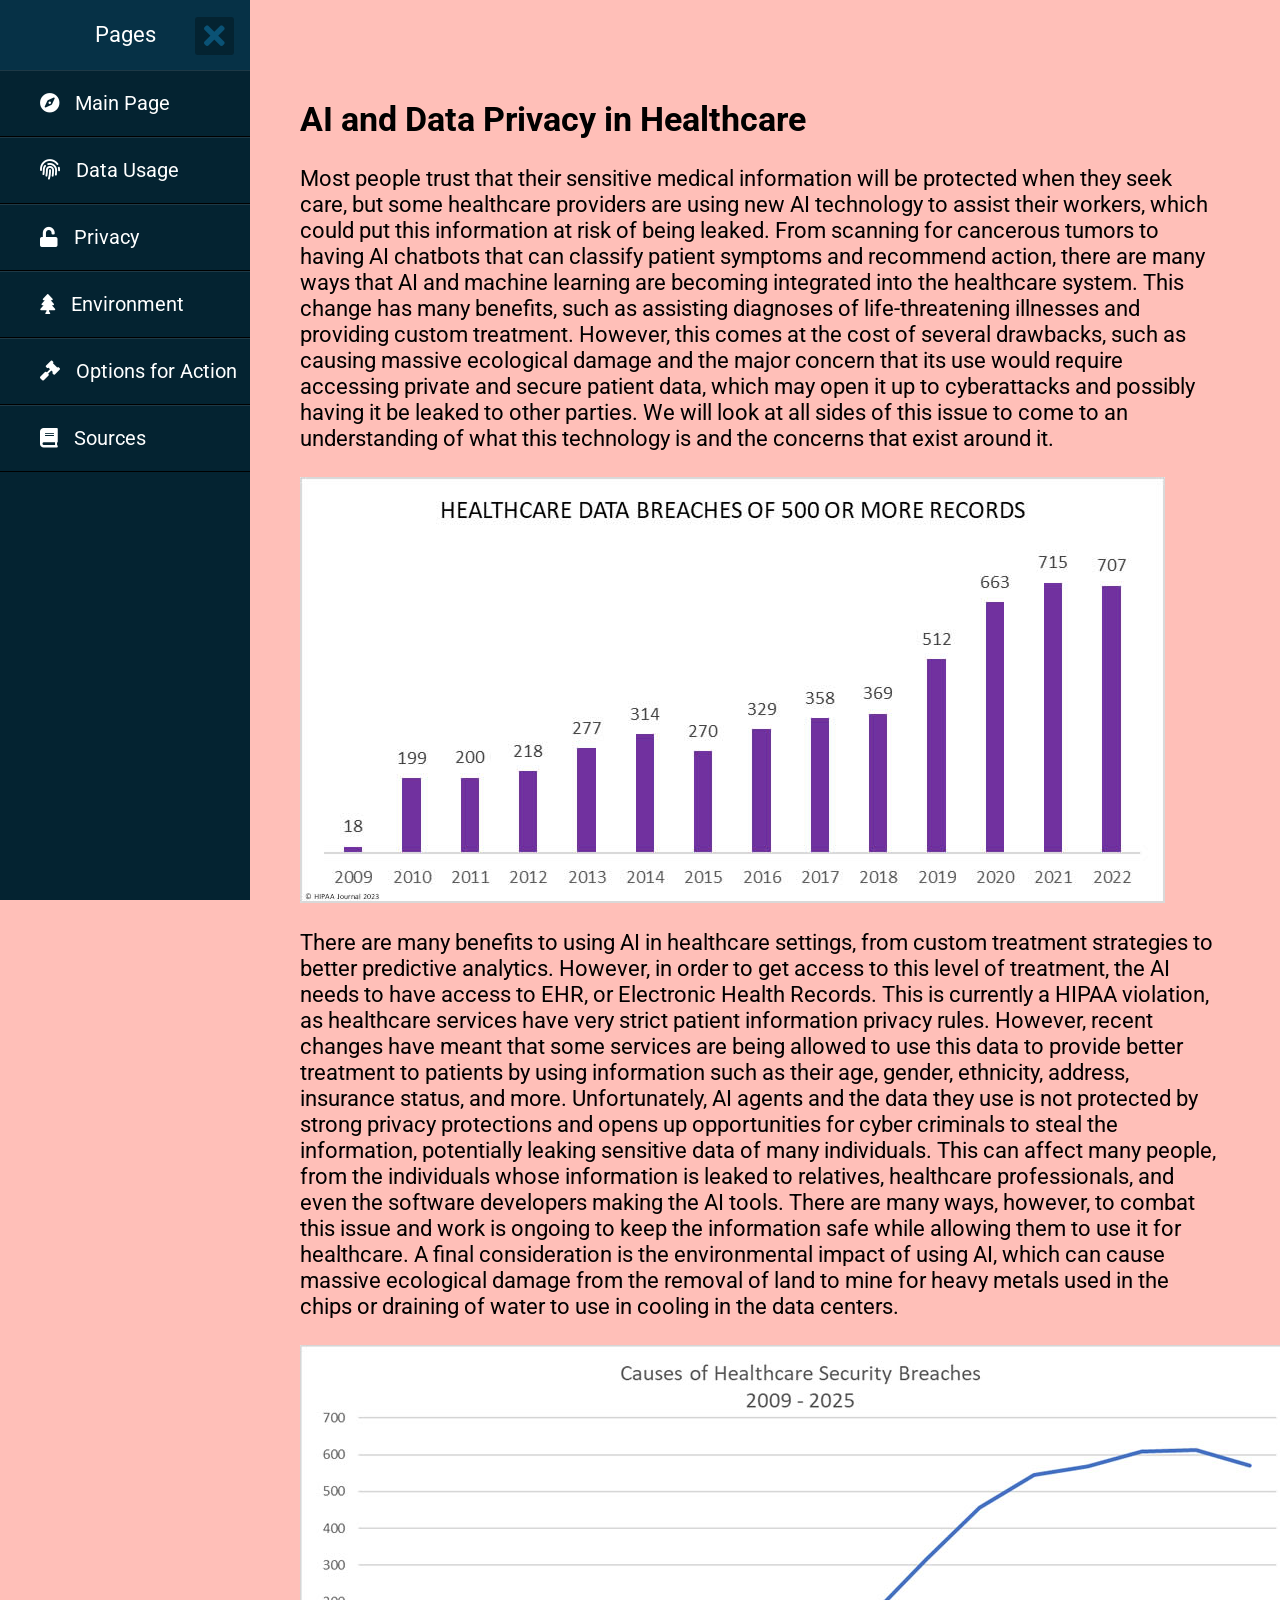
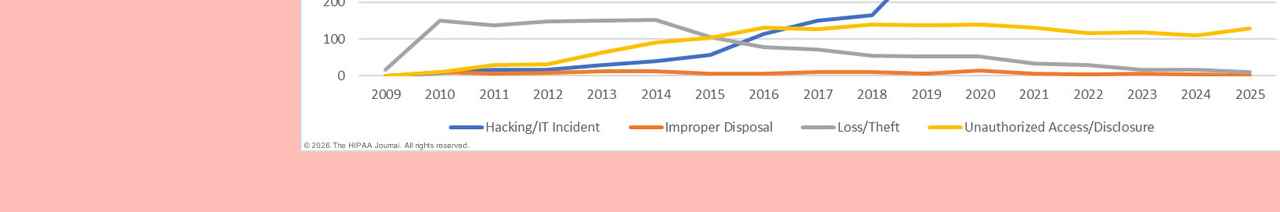
<file: index.html>
<!DOCTYPE html>
<!-- Created By CodingNepal -->
<html lang="en" dir="ltr">
  <head>
    <meta charset="utf-8">
    <title>CS 263 Final Project</title>
    <link rel="stylesheet" href="style.css">
    <link rel="stylesheet" href="https://cdnjs.cloudflare.com/ajax/libs/font-awesome/5.15.3/css/all.min.css"/>
  </head>
  <body>
    <input type="checkbox" id="check" checked>
    <label for="check">
      <i class="fas fa-bars" id="btn"></i>
      <i class="fas fa-times" id="cancel"></i>
    </label>

    <div class="sidebar">
    <header>Pages</header>
    <ul>
     <li><a href="index.html"><i class="fas fa-compass"></i>Main Page</a></li>
     <li><a href="data.html"><i class="fas fa-fingerprint"></i>Data Usage</a></li>
     <li><a href="privacy.html"><i class="fas fa-unlock"></i>Privacy</a></li>
     <li><a href="environment.html"><i class="fas fa-tree"></i>Environment</a></li>
     <li><a href="action.html"><i class="fas fa-gavel"></i>Options for Action</a></li>
     <li><a href="sources.html"><i class="fas fa-book"></i>Sources</a></li>
    </ul>
   </div>
   <!--This is where all the content of a page goes-->
    <div style="float:right; width:35vw; margin-right:20px; margin-top: 200px;" class="hide-on-mobile">

    <img src="healthcare-data-breach-statistics-data-breaches-2009-2022.jpg"
        style="width:100%; margin-bottom:30px;" alt="Healthcare data breaches of 500 or more records from 2009 to 2022">

    <img src="the-hipaa-journal-causes-data-breaches-2009-2024-feb26.jpg"
        style="width:100%; margin-top: 200px;" alt="A line graph showing the causes of healthcare security breaches between 2009 and 2025">

  </div>

   <section class="content">

    <h1>AI and Data Privacy in Healthcare</h1>
    <br>
    <p>
      Most people trust that their sensitive medical information will be protected when they seek care, but some healthcare providers are using new AI technology to assist their workers, which could put this information at risk of being leaked. From scanning for cancerous tumors to having AI chatbots that can classify patient symptoms and recommend action, there are many ways that AI and machine learning are becoming integrated into the healthcare system. This change has many benefits, such as assisting diagnoses of life-threatening illnesses and providing custom treatment. However, this comes at the cost of several drawbacks, such as causing massive ecological damage and the major concern that its use would require accessing private and secure patient data, which may open it up to cyberattacks and possibly having it be leaked to other parties. We will look at all sides of this issue to come to an understanding of what this technology is and  the concerns that exist around it.
    </p>
      <br>
      <img src="healthcare-data-breach-statistics-data-breaches-2009-2022.jpg" alt="Healthcare data breaches of 500 or more records from 2009 to 2022" class = show-on-mobile>
      <br>
      <p>
        There are many benefits to using AI in healthcare settings, from custom treatment strategies to better predictive analytics. However, in order to get access to this level of treatment, the AI needs to have access to EHR, or Electronic Health Records. This is currently a HIPAA violation, as healthcare services have very strict patient information privacy rules. However, recent changes have meant that some services are being allowed to use this data to provide better treatment to patients by using information such as their age, gender, ethnicity, address, insurance status, and more. Unfortunately, AI agents and the data they use is not protected by strong privacy protections and opens up opportunities for cyber criminals to steal the information, potentially leaking sensitive data of many individuals. This can affect many people, from the individuals whose information is leaked to relatives, healthcare professionals, and even the software developers making the AI tools. There are many ways, however, to combat this issue and work is ongoing to keep the information safe while allowing them to use it for healthcare. A final consideration is the environmental impact of using AI, which can cause massive ecological damage from the removal of land to mine for heavy metals used in the chips or draining of water to use in cooling in the data centers. 

    </p><br>
      <img src="the-hipaa-journal-causes-data-breaches-2009-2024-feb26.jpg" class="show-on-mobile" alt="A line graph showing the causes of healthcare security breaches between 2009 and 2025">

   </section>

  </body>
</html>
</file>
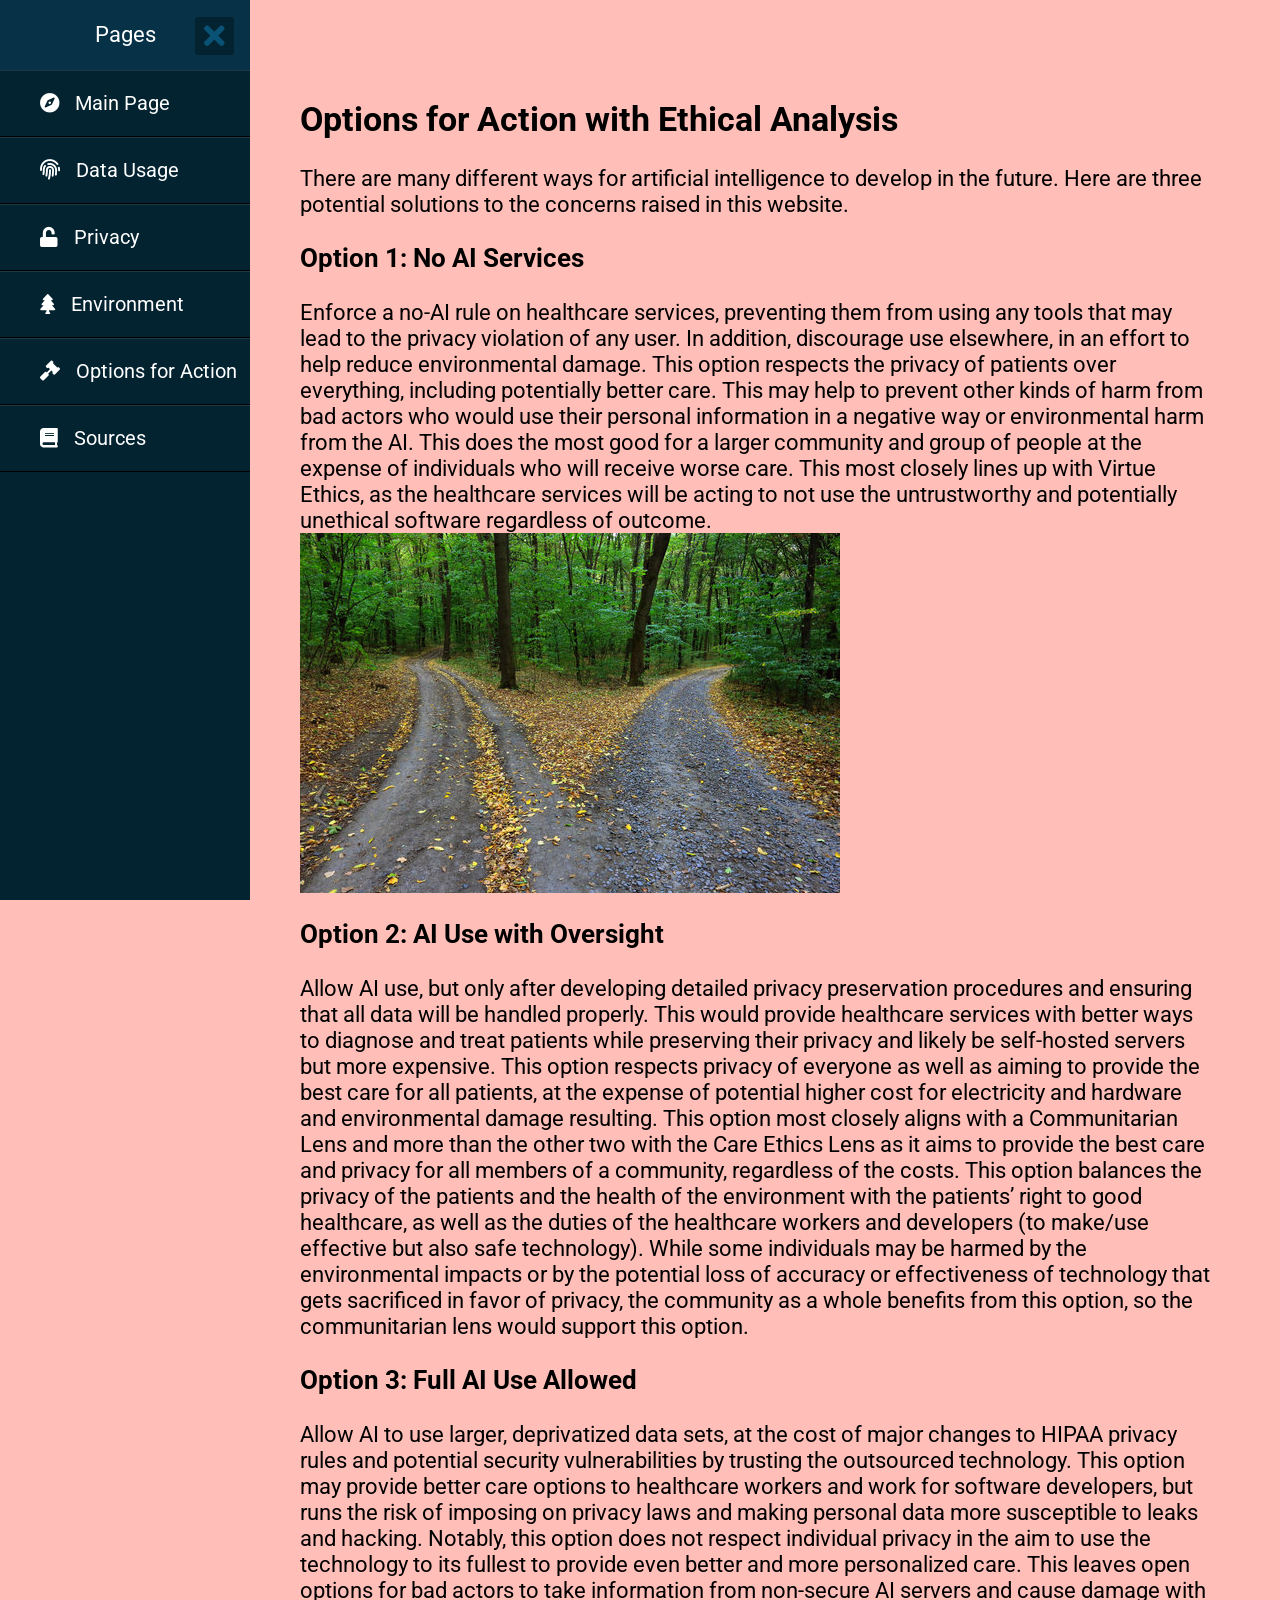
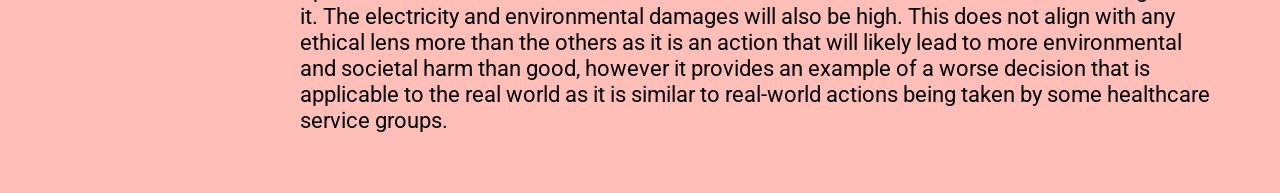
<file: action.html>
<!DOCTYPE html>
<html lang="en">
<head>
  <meta charset="utf-8">
  <title>Options for Action</title>
  <link rel="stylesheet" href="style.css">
  <link rel="stylesheet"
        href="https://cdnjs.cloudflare.com/ajax/libs/font-awesome/5.15.3/css/all.min.css"/>
</head>

<body>

<input type="checkbox" id="check" checked>

<label for="check">
  <i class="fas fa-bars" id="btn"></i>
  <i class="fas fa-times" id="cancel"></i>
</label>

<div class="sidebar">
  <header>Pages</header>

    <ul>
     <li><a href="index.html"><i class="fas fa-compass"></i>Main Page</a></li>
     <li><a href="data.html"><i class="fas fa-fingerprint"></i>Data Usage</a></li>
     <li><a href="privacy.html"><i class="fas fa-unlock"></i>Privacy</a></li>
     <li><a href="environment.html"><i class="fas fa-tree"></i>Environment</a></li>
     <li><a href="action.html"><i class="fas fa-gavel"></i>Options for Action</a></li>
     <li><a href="sources.html"><i class="fas fa-book"></i>Sources</a></li>
    </ul>
</div>

<div style="float:right; width:35vw; margin-right:20px; margin-top: 200px;" class="hide-on-mobile">

    <img src="360_F_93067340_B0chaFQUm96v6GmLhUIrGV6rEv40JqmL.jpg"
        style="width:100%; margin-bottom:30px;" alt = "an image of two paths diverging, representing a choice that must be made">
  </div>

<section class="content">
  <h1>Options for Action with Ethical Analysis</h1>
    <br>
  <p>
    There are many different ways for artificial intelligence to develop in the future. Here are three potential solutions to the concerns raised in this website.
  </p>
<br>
<h3>Option 1: No AI Services</h3><br>
<p>Enforce a no-AI rule on healthcare services, preventing them from using any tools that may lead to the privacy violation of any user. In addition, discourage use elsewhere, in an effort to help reduce environmental damage.

This option respects the privacy of patients over everything, including potentially better care. This may help to prevent other kinds of harm from bad actors who would use their personal information in a negative way or environmental harm from the AI. This does the most good for a larger community and group of people at the expense of individuals who will receive worse care. This most closely lines up with Virtue Ethics, as the healthcare services will be acting to not use the untrustworthy and potentially unethical software regardless of outcome.
</p>
<img src="360_F_93067340_B0chaFQUm96v6GmLhUIrGV6rEv40JqmL.jpg" alt="an image of two paths diverging, representing a choice that must be made" class = show-on-mobile>

<br>
<h3>Option 2: AI Use with Oversight</h3> <br>
<p>Allow AI use, but only after developing detailed privacy preservation procedures and ensuring that all data will be handled properly. This would provide healthcare services with better ways to diagnose and treat patients while preserving their privacy and likely be self-hosted servers but more expensive.

This option respects privacy of everyone as well as aiming to provide the best care for all patients, at the expense of potential higher cost for electricity and hardware and environmental damage resulting. This option most closely aligns with a Communitarian Lens and more than the other two with the Care Ethics Lens as it aims to provide the best care and privacy for all members of a community, regardless of the costs. This option balances the privacy of the patients and the health of the environment with the patients’ right to good healthcare, as well as the duties of the healthcare workers and developers (to make/use effective but also safe technology). While some individuals may be harmed by the environmental impacts or by the potential loss of accuracy or effectiveness of technology that gets sacrificed in favor of privacy, the community as a whole benefits from this option,  so the communitarian lens would support this option. 
</p>
<br>
<h3>Option 3: Full AI Use Allowed</h3> <br>
<p>Allow AI to use larger, deprivatized data sets, at the cost of major changes to HIPAA privacy rules and potential security vulnerabilities by trusting the outsourced technology. This option may provide better care options to healthcare workers and work for software developers, but runs the risk of imposing on privacy laws and making personal data more susceptible to leaks and hacking. Notably, this option does not respect individual privacy in the aim to use the technology to its fullest to provide even better and more personalized care. This leaves open options for bad actors to take information from non-secure AI servers and cause damage with it. The electricity and environmental damages will also be high. This does not align with any ethical lens more than the others as it is an action that will likely lead to more environmental and societal harm than good, however it provides an example of a worse decision that is applicable to the real world as it is similar to real-world actions being taken by some healthcare service groups.

  </p>


</section>

</body>
</html>
</file>
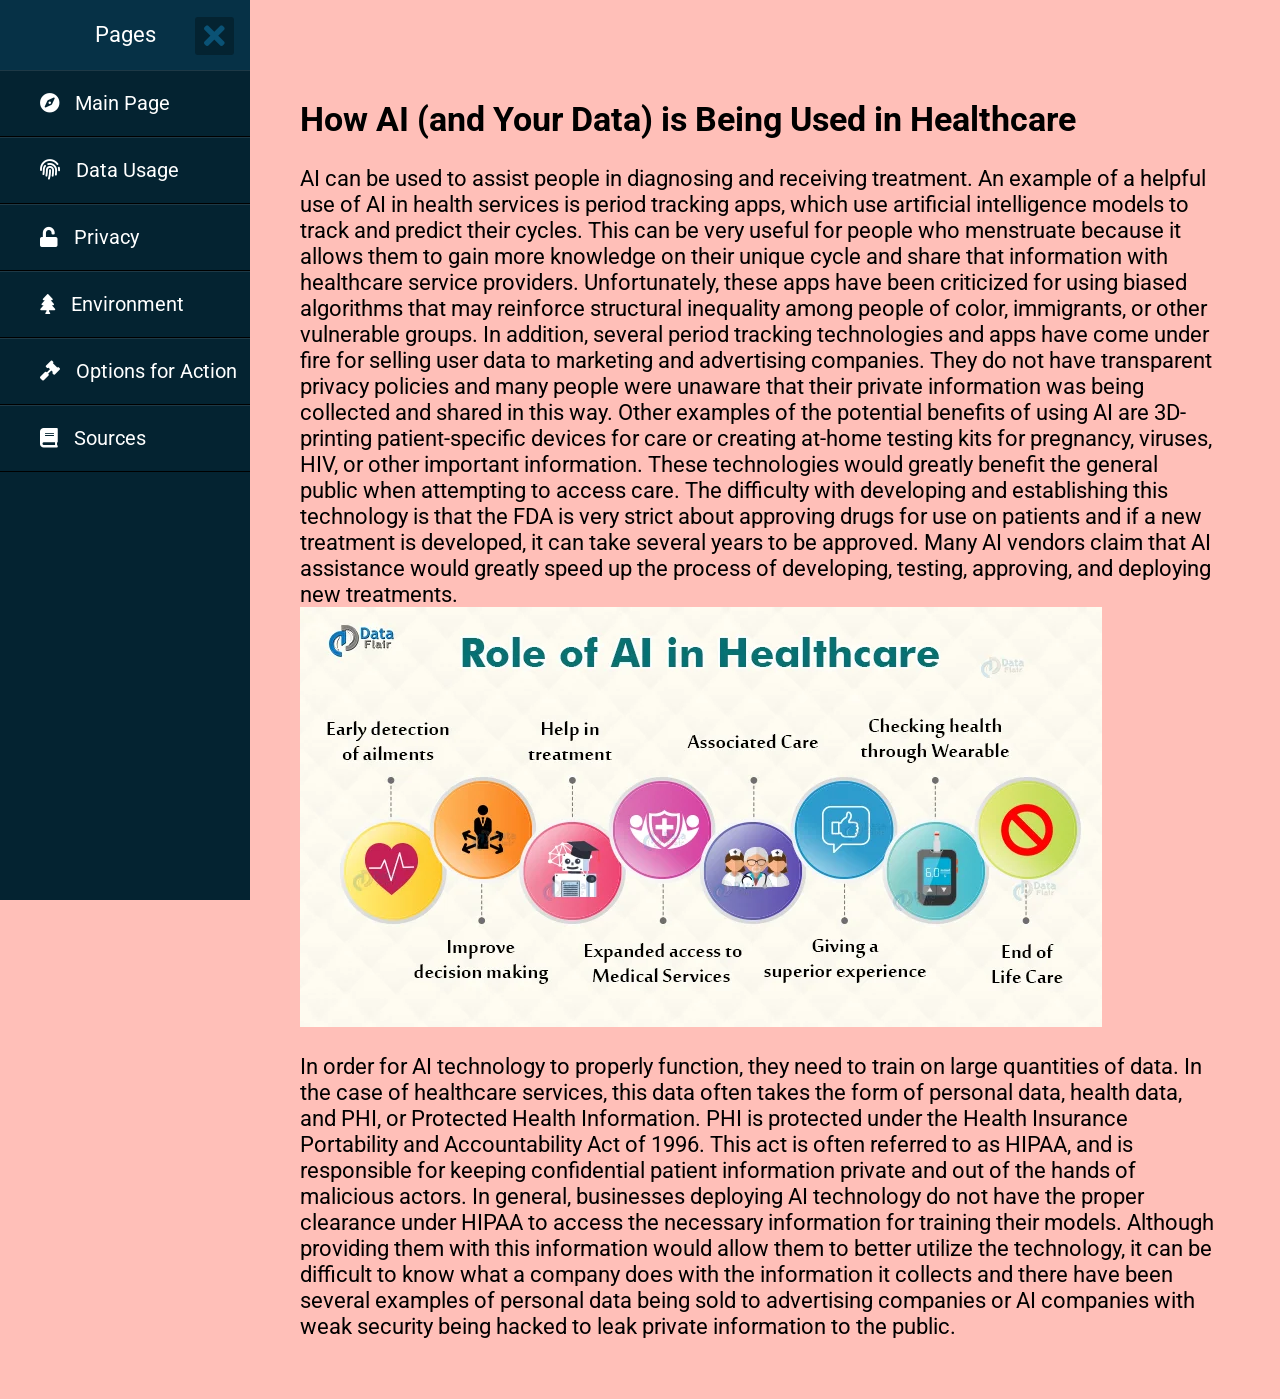
<file: data.html>
<!DOCTYPE html>
<html lang="en">
<head>
  <meta charset="utf-8">
  <title>Data Usage</title>
  <link rel="stylesheet" href="style.css">
  <link rel="stylesheet"
        href="https://cdnjs.cloudflare.com/ajax/libs/font-awesome/5.15.3/css/all.min.css"/>
</head>

<body>

<input type="checkbox" id="check" checked>

<label for="check">
  <i class="fas fa-bars" id="btn"></i>
  <i class="fas fa-times" id="cancel"></i>
</label>

<div class="sidebar">
  <header>Pages</header>

    <ul>
     <li><a href="index.html"><i class="fas fa-compass"></i>Main Page</a></li>
     <li><a href="data.html"><i class="fas fa-fingerprint"></i>Data Usage</a></li>
     <li><a href="privacy.html"><i class="fas fa-unlock"></i>Privacy</a></li>
     <li><a href="environment.html"><i class="fas fa-tree"></i>Environment</a></li>
     <li><a href="action.html"><i class="fas fa-gavel"></i>Options for Action</a></li>
     <li><a href="sources.html"><i class="fas fa-book"></i>Sources</a></li>
    </ul>
</div>

   <div style="float:right; width:35vw; margin-right:20px; margin-top: 200px;" class="hide-on-mobile">

    <img src="Role-of-AI-in-Healthcare-DF.webp"
        style="width:100%; margin-bottom:30px;" alt = "A visual listing several roles AI can have in Healthcare, most of which are mentioned in the article">
  </div>
<section class="content">
  <h1>How AI (and Your Data) is Being Used in Healthcare</h1>
  <br>
  <p>
    AI can be used to assist people in diagnosing and receiving treatment. An example of a helpful use of AI in health services is period tracking apps, which use artificial intelligence models to track and predict their cycles. This can be very useful for people who menstruate because it allows them to gain more knowledge on their unique cycle and share that information with healthcare service providers. Unfortunately, these apps have been criticized for using biased algorithms that may reinforce structural inequality among people of color, immigrants, or other vulnerable groups. In addition, several period tracking technologies and apps have come under fire for selling user data to marketing and advertising companies. They do not have transparent privacy policies and many people were unaware that their private information was being collected and shared in this way.
    Other examples of the potential benefits of using AI are 3D-printing patient-specific devices for care or creating at-home testing kits for pregnancy, viruses, HIV, or other important information. These technologies would greatly benefit the general public when attempting to access care. The difficulty with developing and establishing this technology is that the FDA is very strict about approving drugs for use on patients and if a new treatment is developed, it can take several years to be approved. Many AI vendors claim that AI assistance would greatly speed up the process of developing, testing, approving, and deploying new treatments.
    <br> 
    <img src="Role-of-AI-in-Healthcare-DF.webp" alt = "A visual listing several roles AI can have in Healthcare, most of which are mentioned in the article" class = show-on-mobile>

    <br>
    In order for AI technology to properly function, they need to train on large quantities of data. In the case of healthcare services, this data often takes the form of personal data, health data, and PHI, or Protected Health Information. PHI is protected under the Health Insurance Portability and Accountability Act of 1996. This act is often referred to as HIPAA, and is responsible for keeping confidential patient information private and out of the hands of malicious actors. In general, businesses deploying AI technology do not have the proper clearance under HIPAA to access the necessary information for training their models. Although providing them with this information would allow them to better utilize the technology, it can be difficult to know what a company does with the information it collects and there have been several examples of personal data being sold to advertising companies or AI companies with weak security being hacked to leak private information to the public.

  </p>

</section>

</body>
</html>
</file>
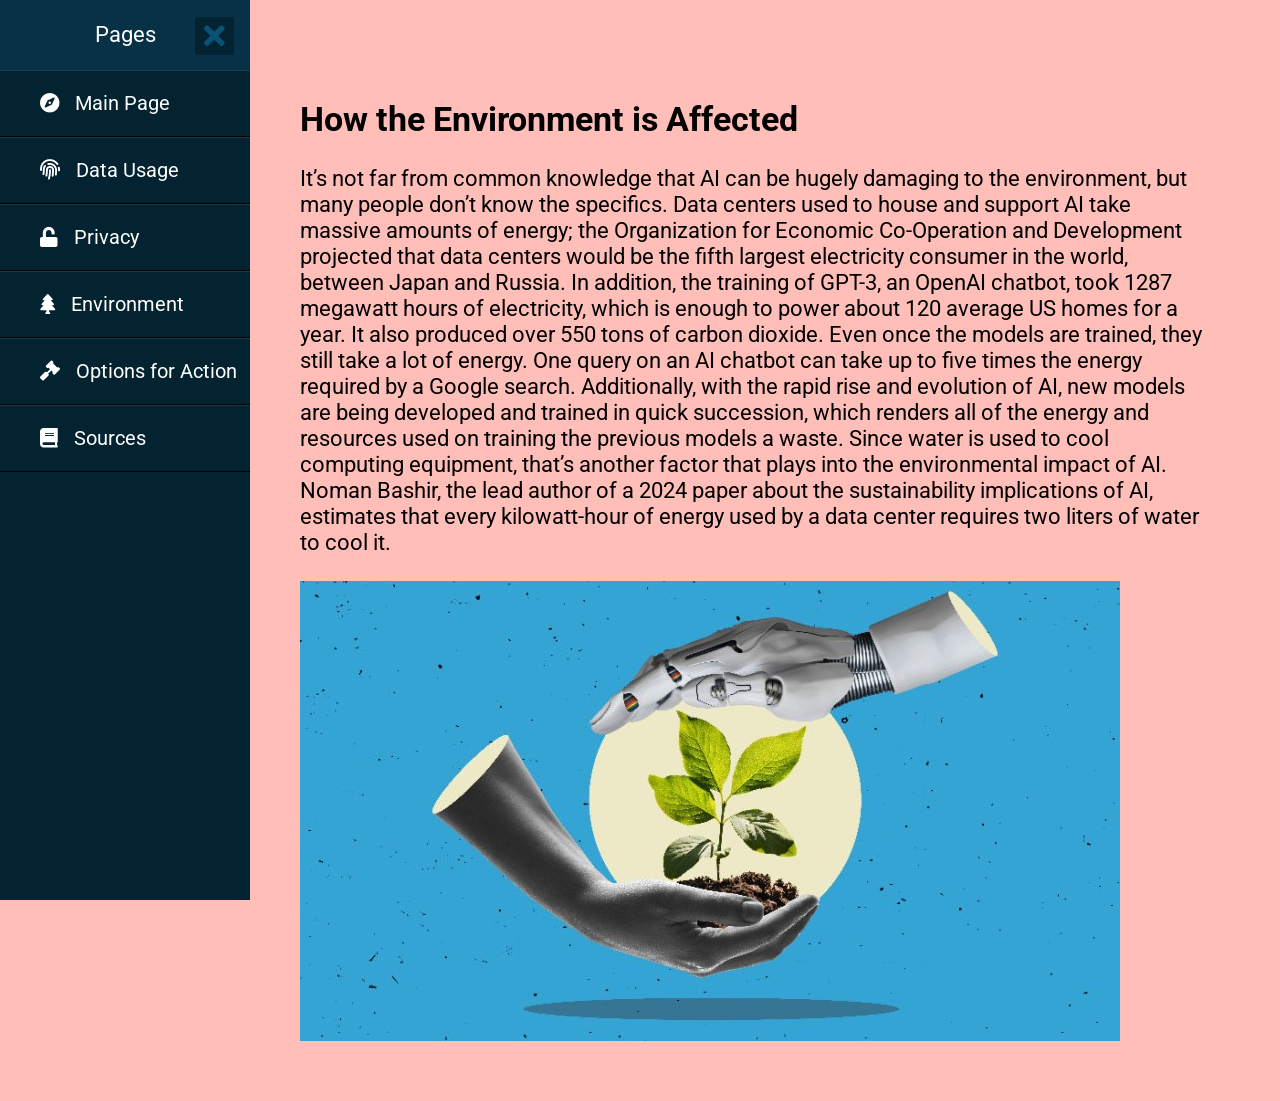
<file: environment.html>
<!DOCTYPE html>
<html lang="en">
<head>
  <meta charset="utf-8">
  <title>Environmental Effects</title>
  <link rel="stylesheet" href="style.css">
  <link rel="stylesheet"
        href="https://cdnjs.cloudflare.com/ajax/libs/font-awesome/5.15.3/css/all.min.css"/>
</head>

<body>

<input type="checkbox" id="check" checked>

<label for="check">
  <i class="fas fa-bars" id="btn"></i>
  <i class="fas fa-times" id="cancel"></i>
</label>

<div class="sidebar">
  <header>Pages</header>

    <ul>
     <li><a href="index.html"><i class="fas fa-compass"></i>Main Page</a></li>
     <li><a href="data.html"><i class="fas fa-fingerprint"></i>Data Usage</a></li>
     <li><a href="privacy.html"><i class="fas fa-unlock"></i>Privacy</a></li>
     <li><a href="environment.html"><i class="fas fa-tree"></i>Environment</a></li>
     <li><a href="action.html"><i class="fas fa-gavel"></i>Options for Action</a></li>
     <li><a href="sources.html"><i class="fas fa-book"></i>Sources</a></li>
    </ul>
</div>

   <div style="float:right; width:35vw; margin-right:20px; margin-top: 200px;" class="hide-on-mobile">

    <img src="The-Environmental-Impact-Of-Generative-AI-And-How-To-Use-It-More-Mindfully.jpg" style="width:100%; margin-bottom:30px;" alt="A human and robot hand cradling a plant, representing the union between humans, robots, and the environment.">
  </div>

<section class="content">
  <h1>How the Environment is Affected</h1>
    <br>
  <p>
    It’s not far from common knowledge that AI can be hugely damaging to the environment, but many people don’t know the specifics. Data centers used to house and support AI take massive amounts of energy; the Organization for Economic Co-Operation and Development projected that data centers would be the fifth largest electricity consumer in the world, between Japan and Russia. In addition, the training of GPT-3, an OpenAI chatbot, took 1287 megawatt hours of electricity, which is enough to power about 120 average US homes for a year. It also produced over 550 tons of carbon dioxide. Even once the models are trained, they still take a lot of energy. One query on an AI chatbot can take up to five times the energy required by a Google search. Additionally, with the rapid rise and evolution of AI, new models are being developed and trained in quick succession, which renders all of the energy and resources used on training the previous models a waste. Since water is used to cool computing equipment, that’s another factor that plays into the environmental impact of AI. Noman Bashir, the lead author of a 2024 paper about the sustainability implications of AI, estimates that every kilowatt-hour of energy used by a data center requires two liters of water to cool it. 
  </p>
<br>
      <img src="The-Environmental-Impact-Of-Generative-AI-And-How-To-Use-It-More-Mindfully.jpg" alt="A human and robot hand cradling a plant, representing the union between humans, robots, and the environment." class = show-on-mobile>

</section>

</body>
</html>
</file>
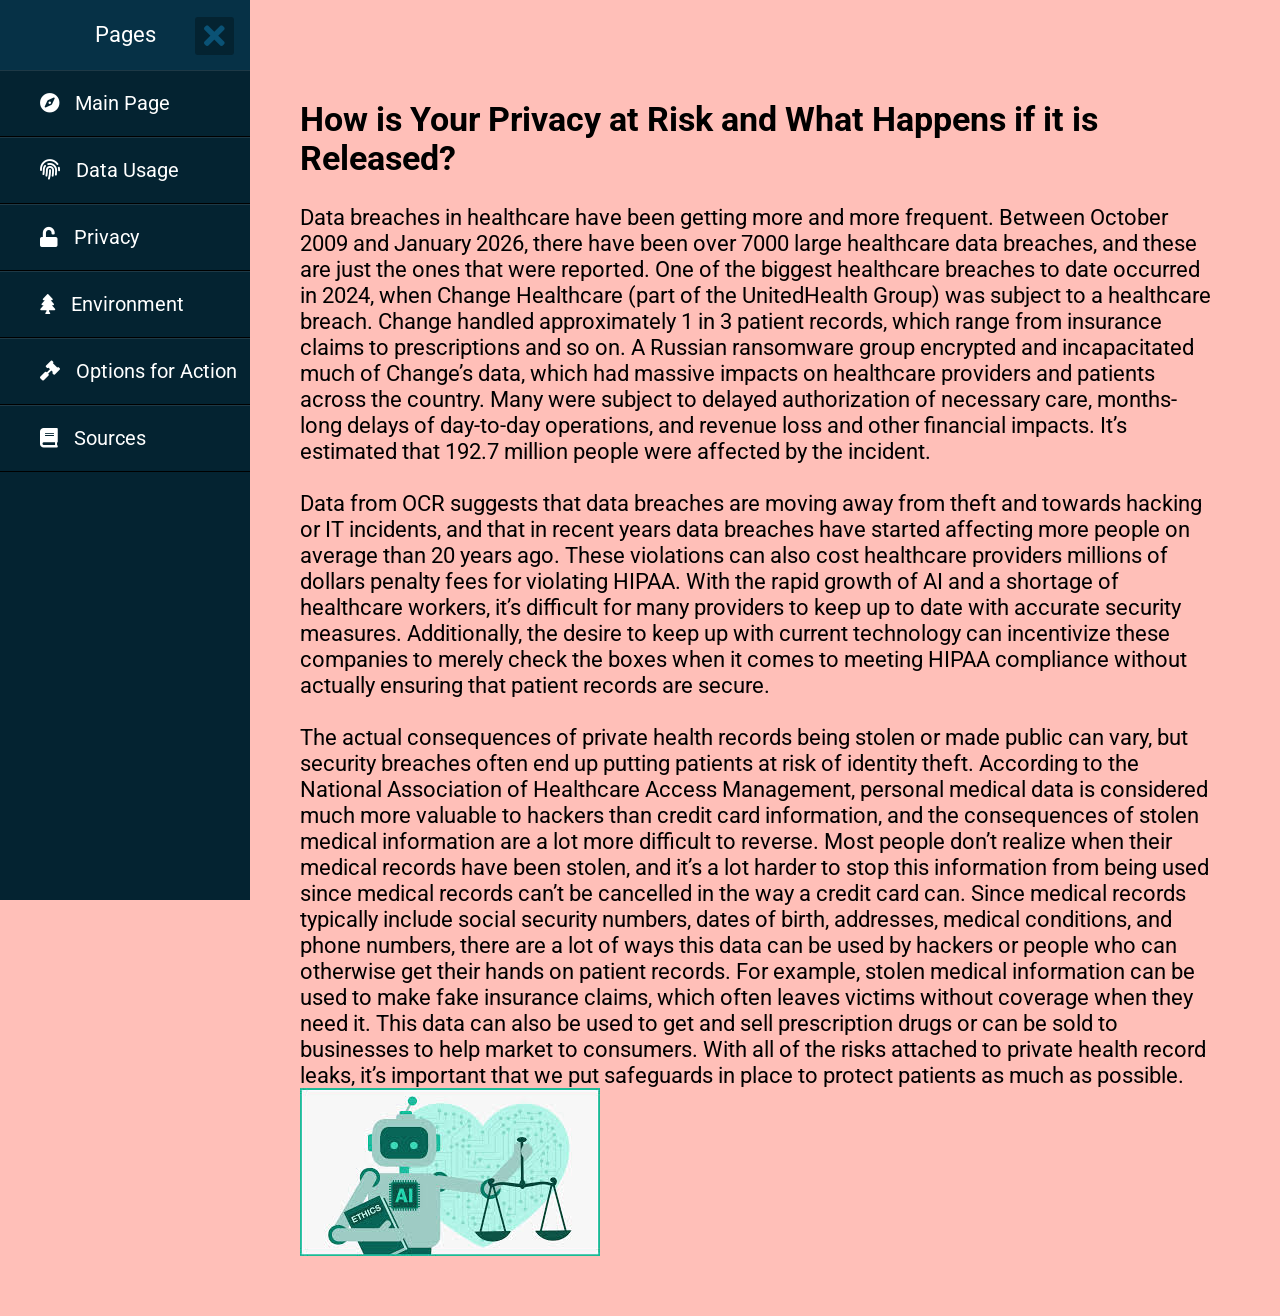
<file: privacy.html>
<!DOCTYPE html>
<html lang="en">
<head>
  <meta charset="utf-8">
  <title>Privacy Risks</title>
  <link rel="stylesheet" href="style.css">
  <link rel="stylesheet"
        href="https://cdnjs.cloudflare.com/ajax/libs/font-awesome/5.15.3/css/all.min.css"/>
</head>

<body>

<input type="checkbox" id="check" checked>

<label for="check">
  <i class="fas fa-bars" id="btn"></i>
  <i class="fas fa-times" id="cancel"></i>
</label>

<div class="sidebar">
  <header>Pages</header>

    <ul>
     <li><a href="index.html"><i class="fas fa-compass"></i>Main Page</a></li>
     <li><a href="data.html"><i class="fas fa-fingerprint"></i>Data Usage</a></li>
     <li><a href="privacy.html"><i class="fas fa-unlock"></i>Privacy</a></li>
     <li><a href="environment.html"><i class="fas fa-tree"></i>Environment</a></li>
     <li><a href="action.html"><i class="fas fa-gavel"></i>Options for Action</a></li>
     <li><a href="sources.html"><i class="fas fa-book"></i>Sources</a></li>
    </ul>
</div>

<div style="float:right; width:35vw; margin-right:20px; margin-top: 200px;" class="hide-on-mobile">

    <img src="robot.jpeg"
        style="width:100%; margin-bottom:30px;">

  </div>

<section class = "content">
  <h1>How is Your Privacy at Risk and What Happens if it is Released?</h1>
    <br>
  <p>
    Data breaches in healthcare have been getting more and more frequent. Between October 2009 and January 2026, there have been over 7000 large healthcare data breaches, and these are just the ones that were reported.  One of the biggest healthcare breaches to date occurred in 2024, when Change Healthcare (part of the UnitedHealth Group) was subject to a healthcare breach. Change handled approximately 1 in 3 patient records, which range from insurance claims to prescriptions and so on. A Russian ransomware group encrypted and incapacitated much of Change’s data, which had massive impacts on healthcare providers and patients across the country. Many were subject to delayed authorization of necessary care, months-long delays of day-to-day operations, and revenue loss and other financial impacts. It’s estimated that 192.7 million people were affected by the incident. 
    <br><br>
    Data from OCR suggests that data breaches are moving away from theft and towards hacking or IT incidents, and that in recent years data breaches have started affecting more people on average than 20 years ago. These violations can also cost healthcare providers millions of dollars penalty fees for violating HIPAA. With the rapid growth of AI and a shortage of healthcare workers, it’s difficult for many providers to keep up to date with accurate security measures. Additionally, the desire to keep up with current technology can incentivize these companies to merely check the boxes when it comes to meeting HIPAA compliance without actually ensuring that patient records are secure. 
    <br><br>
    The actual consequences of private health records being stolen or made public can vary, but security breaches often end up putting patients at risk of identity theft. According to the National Association of Healthcare Access Management, personal medical data is considered much more valuable to hackers than credit card information, and the consequences of stolen medical information are a lot more difficult to reverse. Most people don’t realize when their medical records have been stolen, and it’s a lot harder to stop this information from being used since medical records can’t be cancelled in the way a credit card can. Since medical records typically include social security numbers, dates of birth, addresses, medical conditions, and phone numbers, there are a lot of ways this data can be used by hackers or people who can otherwise get their hands on patient records. For example, stolen medical information can be used to make fake insurance claims, which often leaves victims without coverage when they need it. This data can also be used to get and sell prescription drugs or can be sold to businesses to help market to consumers. With all of the risks attached to private health record leaks, it’s important that we put safeguards in place to protect patients as much as possible. 

  </p>
  <img src="robot.jpeg" alt="Description" class = show-on-mobile>

</section>

</body>
</html>
</file>
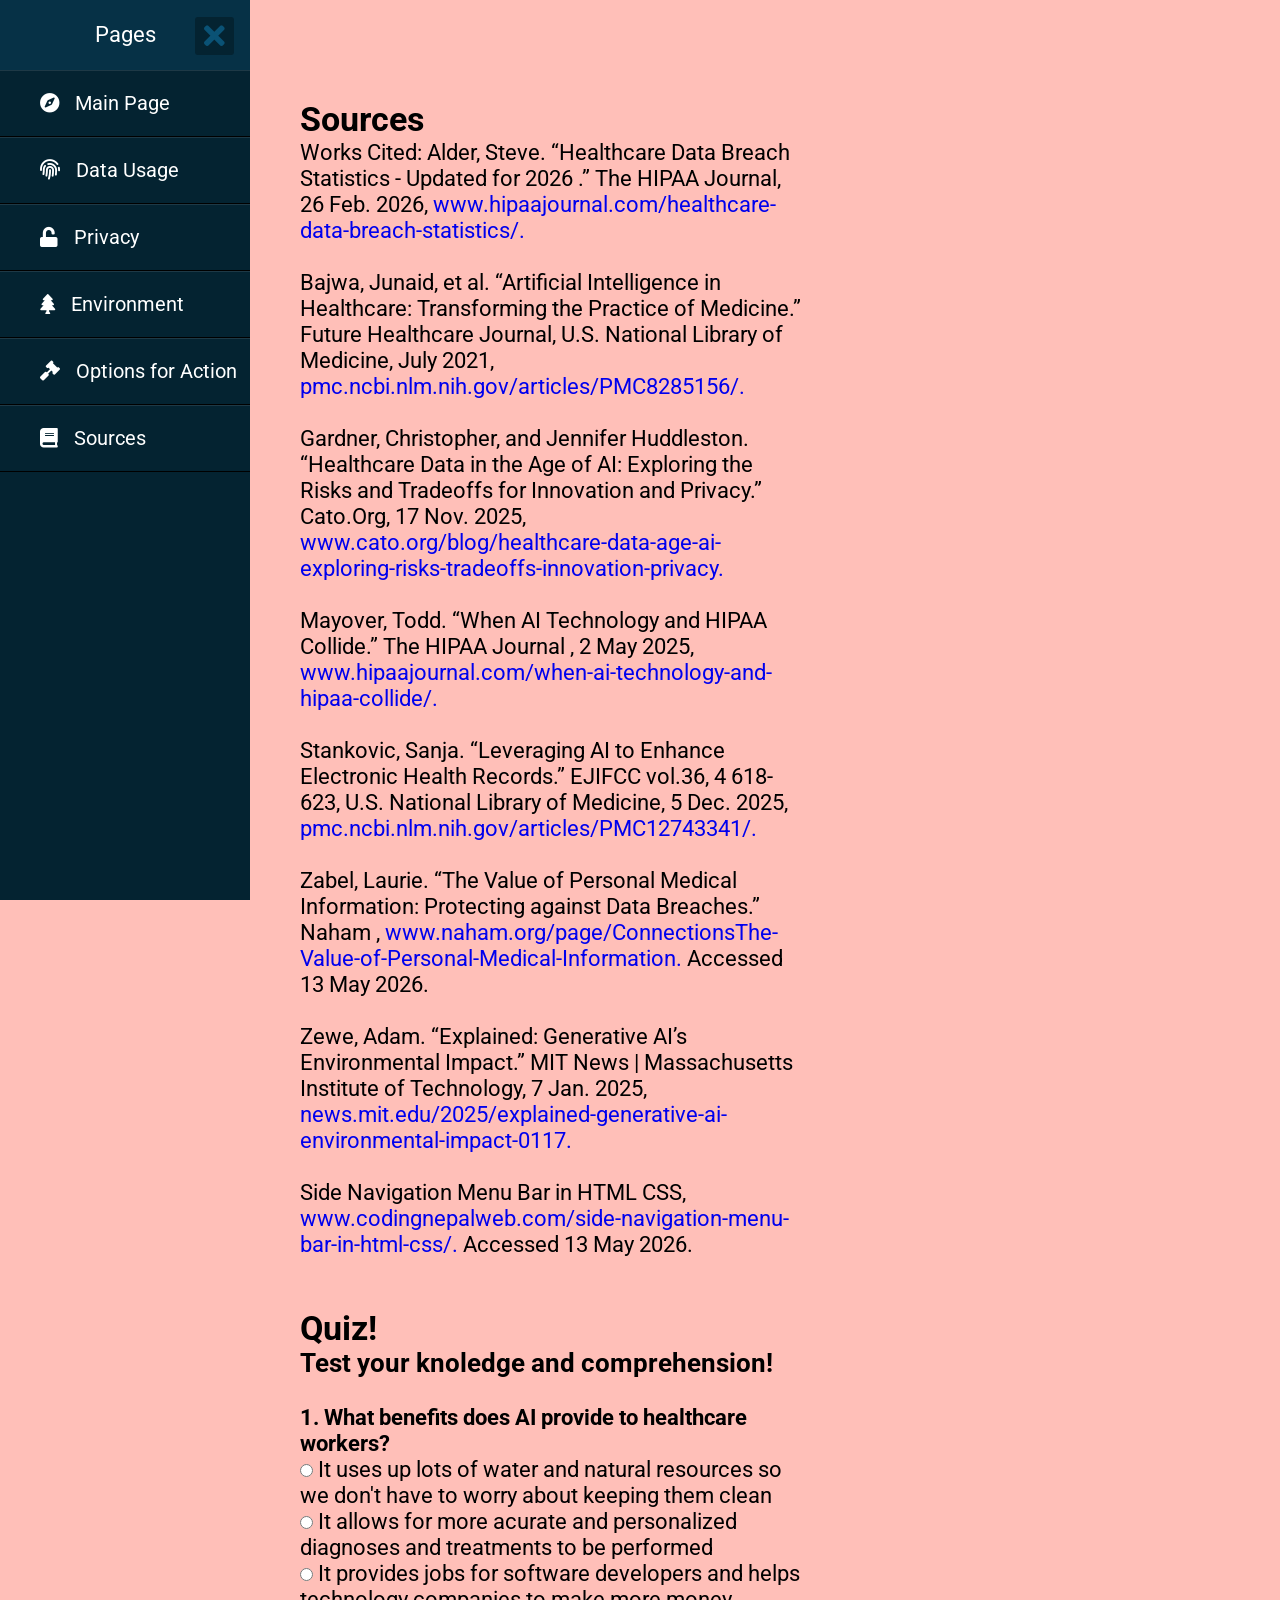
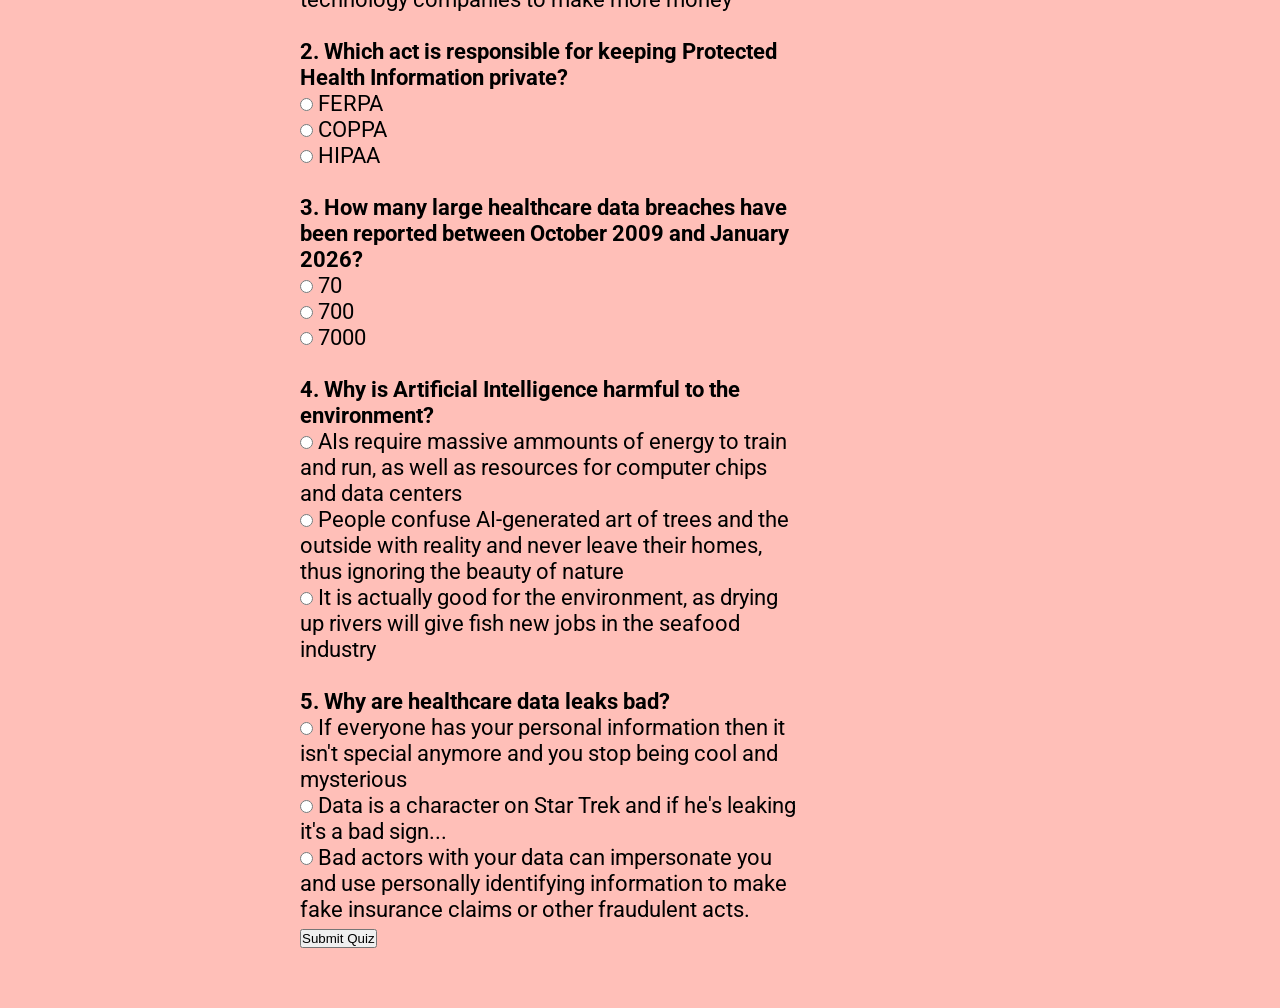
<file: sources.html>
<!DOCTYPE html>
<html lang="en">
<head>
  <meta charset="utf-8">
  <title>Sources</title>
  <link rel="stylesheet" href="style.css">
  <link rel="stylesheet"
        href="https://cdnjs.cloudflare.com/ajax/libs/font-awesome/5.15.3/css/all.min.css"/>
</head>

<body>

<input type="checkbox" id="check" checked>

<label for="check">
  <i class="fas fa-bars" id="btn"></i>
  <i class="fas fa-times" id="cancel"></i>
</label>

<div class="sidebar">
  <header>Pages</header>

    <ul>
     <li><a href="index.html"><i class="fas fa-compass"></i>Main Page</a></li>
     <li><a href="data.html"><i class="fas fa-fingerprint"></i>Data Usage</a></li>
     <li><a href="privacy.html"><i class="fas fa-unlock"></i>Privacy</a></li>
     <li><a href="environment.html"><i class="fas fa-tree"></i>Environment</a></li>
     <li><a href="action.html"><i class="fas fa-gavel"></i>Options for Action</a></li>
     <li><a href="sources.html"><i class="fas fa-book"></i>Sources</a></li>
    </ul>
</div>

<section>
  <h1>Sources</h1>

  <p>
    Works Cited: 
    Alder, Steve. “Healthcare Data Breach Statistics - Updated for 2026 .” The HIPAA Journal, 26   
Feb. 2026, <a href= 'https://www.hipaajournal.com/healthcare-data-breach-statistics/'>www.hipaajournal.com/healthcare-data-breach-statistics/.</a> <br><br>

Bajwa, Junaid, et al. “Artificial Intelligence in Healthcare: Transforming the Practice of Medicine.”  
Future Healthcare Journal, U.S. National Library of Medicine, July 2021,  
<a href = 'https://pmc.ncbi.nlm.nih.gov/articles/PMC8285156/'>pmc.ncbi.nlm.nih.gov/articles/PMC8285156/.</a> <br><br>

Gardner, Christopher, and Jennifer Huddleston. “Healthcare Data in the Age of AI: Exploring the  
Risks and Tradeoffs for Innovation and Privacy.” Cato.Org, 17 Nov. 2025,  
<a href = 'https://www.cato.org/blog/healthcare-data-age-ai-exploring-risks-tradeoffs-innovation-privacy'> www.cato.org/blog/healthcare-data-age-ai-exploring-risks-tradeoffs-innovation-privacy.</a> <br><br>

Mayover, Todd. “When AI Technology and HIPAA Collide.” The HIPAA Journal , 2 May 2025,  
<a href = 'https://www.hipaajournal.com/when-ai-technology-and-hipaa-collide/'>www.hipaajournal.com/when-ai-technology-and-hipaa-collide/.</a> <br><br>

Stankovic, Sanja. “Leveraging AI to Enhance Electronic Health Records.” EJIFCC vol.36, 4  
618-623, U.S. National Library of Medicine, 5 Dec. 2025,  
<a href = 'https://pmc.ncbi.nlm.nih.gov/articles/PMC12743341/'> pmc.ncbi.nlm.nih.gov/articles/PMC12743341/.</a> <br><br>

Zabel, Laurie. “The Value of Personal Medical Information: Protecting against Data Breaches.”  
Naham , <a href = 'https://www.naham.org/page/ConnectionsThe-Value-of-Personal-Medical-Information'> www.naham.org/page/ConnectionsThe-Value-of-Personal-Medical-Information. </a>   
Accessed 13 May 2026. <br><br>

Zewe, Adam. “Explained: Generative AI’s Environmental Impact.” MIT News | Massachusetts  
Institute of Technology, 7 Jan. 2025,  
<a href = 'https://news.mit.edu/2025/explained-generative-ai-environmental-impact-0117'>news.mit.edu/2025/explained-generative-ai-environmental-impact-0117.</a> <br><br>

Side Navigation Menu Bar in HTML CSS, <a href = 'https://www.codingnepalweb.com/side-navigation-menu-bar-in-html-css/'>www.codingnepalweb.com/side-navigation-menu-bar-in-html-css/.</a> Accessed 13 May 2026.

  </p>
  <br> <br>
    <h2>Quiz!</h2>
    <h3>Test your knoledge and comprehension!</h3><br>
      <form id="quizForm">
        <div class="question"><b>1. What benefits does AI provide to healthcare workers?</b></div>
        <div class="options">
            <input type="radio" name="q1" value="wrong"> 
            It uses up lots of water and natural resources so we don't have to worry about keeping them clean<br>
            <input type="radio" name="q1" value="correct"> 
            It allows for more acurate and personalized diagnoses and treatments to be performed<br>
            <input type="radio" name="q1" value="wrong">  
            It provides jobs for software developers and helps technology companies to make more money
        </div>
        <br>
        <div class="question"><b>2. Which act is responsible for keeping Protected Health Information private?</b></div>
        <div class="options">
            <input type="radio" name="q2" value="wrong"> 
            FERPA<br>
            <input type="radio" name="q2" value="wrong"> 
            COPPA<br>
            <input type="radio" name="q2" value="correct">  
            HIPAA
        </div><br>

        <div class="question"><b>3. How many large healthcare data breaches have been reported between October 2009 and January 2026?</b></div>
        <div class="options">
            <input type="radio" name="q3" value="wrong"> 
            70<br>
            <input type="radio" name="q3" value="wrong"> 
            700<br>
            <input type="radio" name="q3" value="correct">  
            7000
        </div><br>

        
        <div class="question"><b>4. Why is Artificial Intelligence harmful to the environment?</b></div>
        <div class="options">
            <input type="radio" name="q4" value="correct"> 
            AIs require massive ammounts of energy to train and run, as well as resources for computer chips and data centers<br>
            <input type="radio" name="q4" value="wrong"> 
            People confuse AI-generated art of trees and the outside with reality and never leave their homes, thus ignoring the beauty of nature<br>
            <input type="radio" name="q4" value="wrong"> 
            It is actually good for the environment, as drying up rivers will give fish new jobs in the seafood industry
        </div><br>

        
        <div class="question"><b>5. Why are healthcare data leaks bad?</b> </div>
        <div class="options">
            <input type="radio" name="q5" value="wrong"> 
            If everyone has your personal information then it isn't special anymore and you stop being cool and mysterious<br>
            <input type="radio" name="q5" value="wrong"> 
            Data is a character on Star Trek and if he's leaking it's a bad sign...<br>
            <input type="radio" name="q5" value="correct">  
            Bad actors with your data can impersonate you and use personally identifying information to make fake insurance claims or other fraudulent acts.
        </div>

        <button type="button" onclick="checkAnswers()">Submit Quiz</button>
    </form>

    <div id="scoreDisplay" class="result"></div>

    <script>
        function checkAnswers() {
            let score = 0;
            const q1 = document.querySelector('input[name="q1"]:checked');
            const q2 = document.querySelector('input[name="q2"]:checked');
            const q3 = document.querySelector('input[name="q3"]:checked');
            const q4 = document.querySelector('input[name="q4"]:checked');
            const q5 = document.querySelector('input[name="q5"]:checked');
            
            if (q1 && q1.value === "correct") {
                score++;
            }
                        
            if (q2 && q2.value === "correct") {
                score++;
            }
                        
            if (q3 && q3.value === "correct") {
                score++;
            }
                        
            if (q4 && q4.value === "correct") {
                score++;
            }
                        
            if (q5 && q5.value === "correct") {
                score++;
            }
            
            document.getElementById('scoreDisplay').innerText = "Your score: " + score + "/5";
        }
    </script>

</section>

</body>
</html>
</file>
<file: style.css>
@import url('https://fonts.googleapis.com/css?family=Roboto:300,400,400i,500');
*{
  padding: 0;
  margin: 0;
  list-style: none;
  text-decoration: none;
}
body {
  font-family: 'Roboto', sans-serif;
}
.sidebar {
  position: fixed;
  left: -250px;
  width: 250px;
  height: 100%;
  background: #042331;
  transition: all .5s ease;
}
.sidebar header {
  font-size: 22px;
  color: white;
  line-height: 70px;
  text-align: center;
  background: #063146;
  user-select: none;
}
.sidebar ul a{
  display: block;
  height: 100%;
  width: 100%;
  line-height: 65px;
  font-size: 20px;
  color: white;
  padding-left: 40px;
  box-sizing: border-box;
  border-bottom: 1px solid black;
  border-top: 1px solid rgba(255,255,255,.1);
  transition: .4s;
}
ul li:hover a{
  padding-left: 50px;
}
.sidebar ul a i{
  margin-right: 16px;
}
#check{
  display: none;
}
label #btn,label #cancel{
  position: absolute;
  background: #042331;
  border-radius: 3px;
  cursor: pointer;
}
label #btn{
  left: 40px;
  top: 25px;
  font-size: 35px;
  color: white;
  padding: 6px 12px;
  transition: all .5s;
}
label #cancel{
  z-index: 1111;
  left: -195px;
  top: 17px;
  font-size: 30px;
  color: #0a5275;
  padding: 4px 9px;
  transition: all .5s ease;
}
#check:checked ~ .sidebar{
  left: 0;
}
#check:checked ~ label #btn{
  left: 250px;
  opacity: 0;
  pointer-events: none;
}
#check:checked ~ label #cancel{
  left: 195px;
}

section{
  background: rgb(255, 191, 184);
  background-position: center;
  background-size: cover;
  min-height: 100vh;

  padding: 100px 37vw 60px 300px;
  font-size: clamp(1rem, 0.5vw + 1rem, 3rem);
  color: black;

  transition: all .5s;
}

.show-on-mobile {
  display: none;
}
.hide-on-mobile {
  float: left;
}

@media (max-width: 1500px) {
  .hide-on-mobile {
    display: none;
  }
  .content {
    padding-right: 5vw;
  }
  .show-on-mobile {
    display: block;
  }
}
</file>
